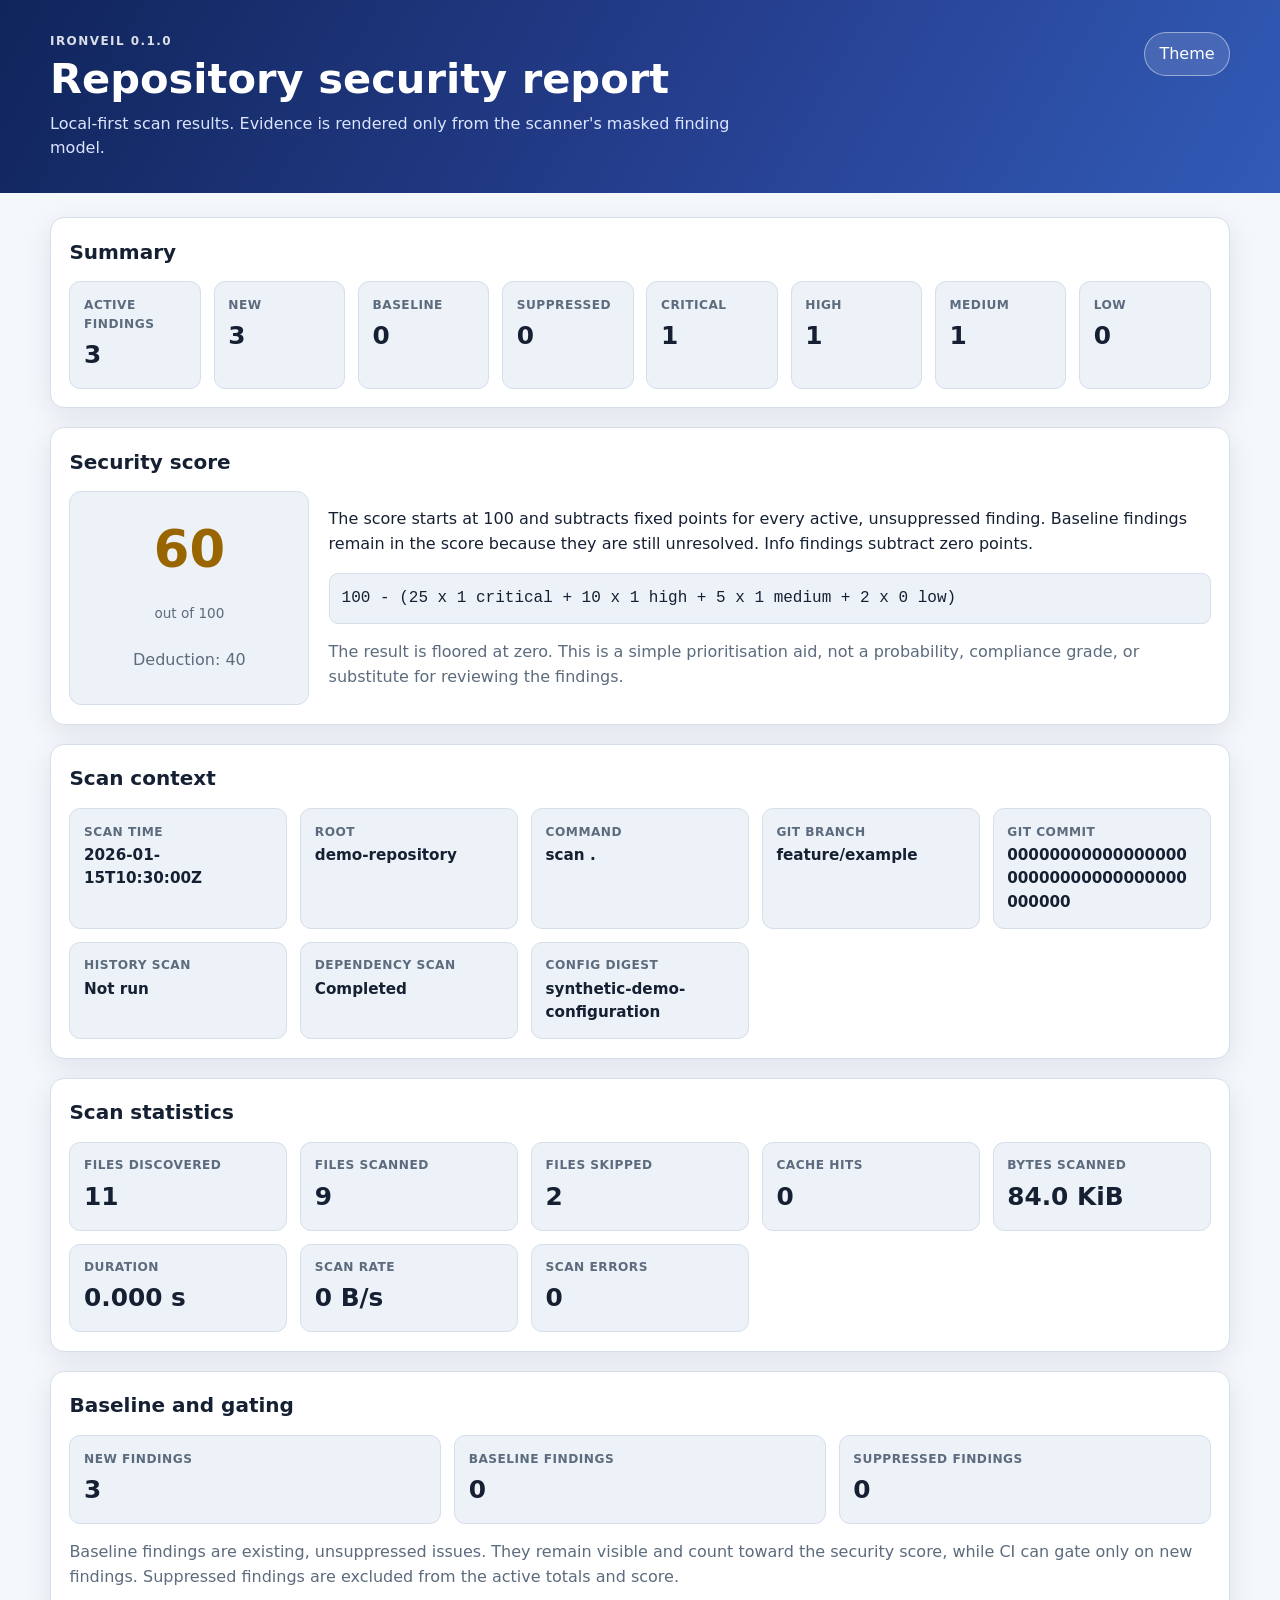
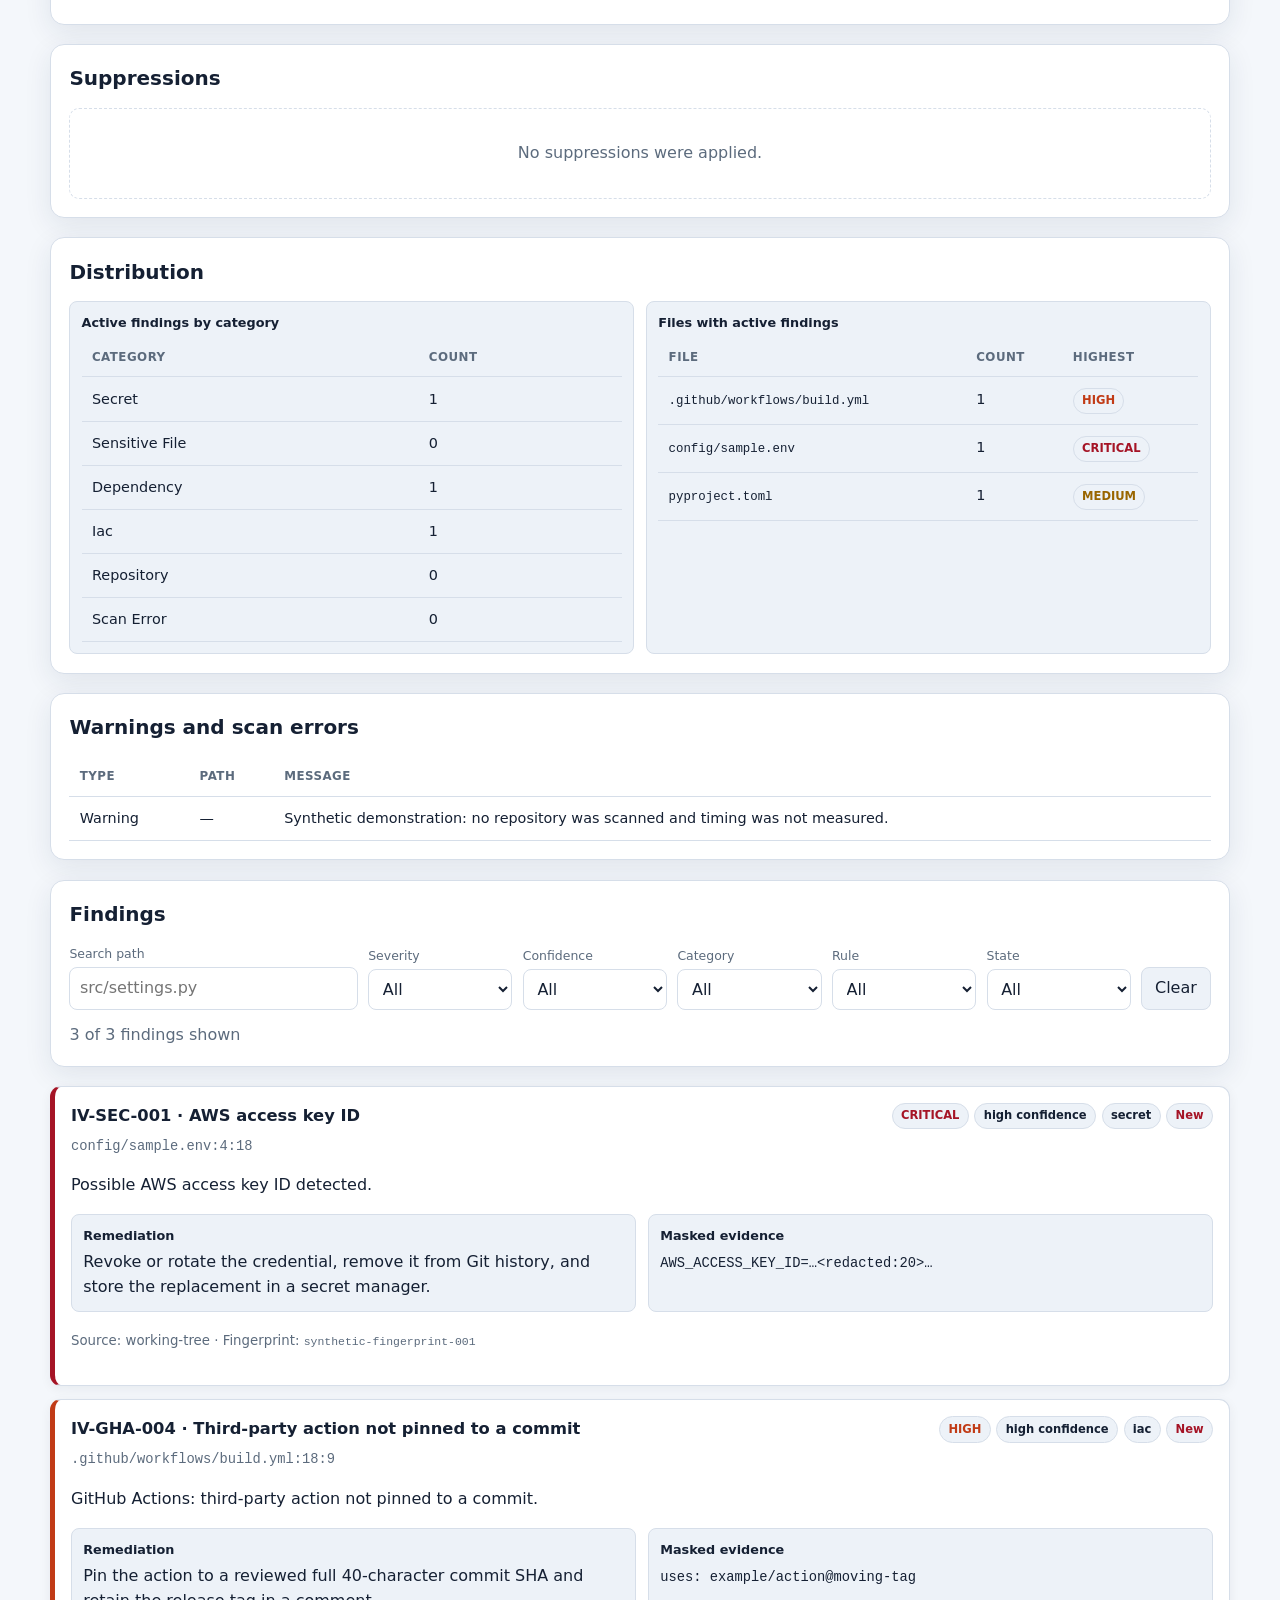
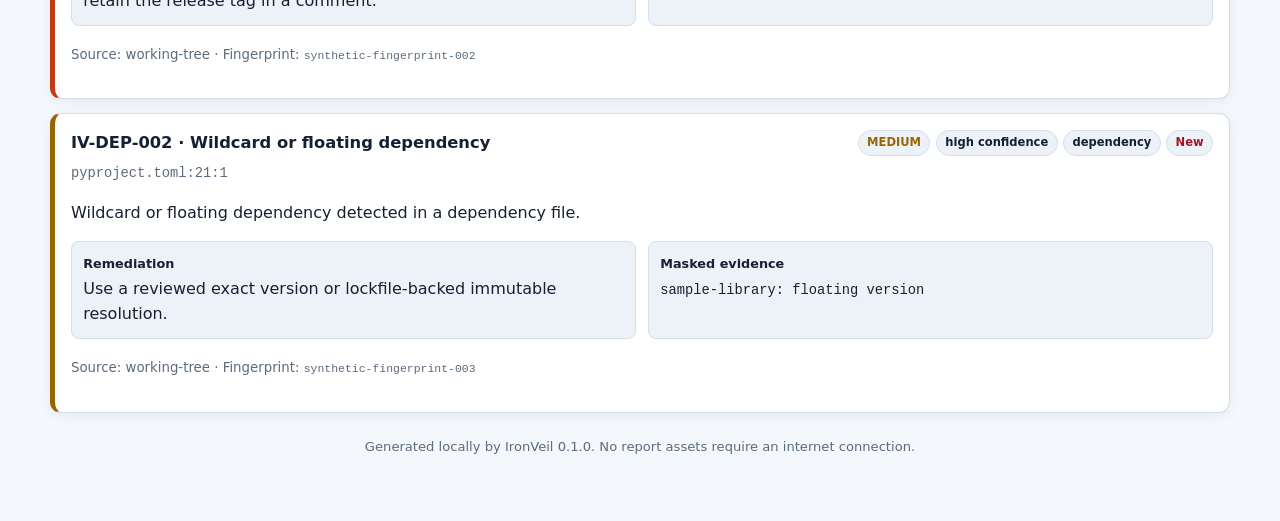
<file: site/demo-report.html>
<!doctype html>
<html lang="en">
<head>
  <meta charset="utf-8">
  <meta name="viewport" content="width=device-width, initial-scale=1">
  <meta name="referrer" content="no-referrer">
  <meta http-equiv="Content-Security-Policy" content="default-src &#x27;none&#x27;; style-src &#x27;sha256-xC9HS6T4ErDr/GdEgqy/633be3qdCgFs9BmWxS2lrQ4=&#x27;; script-src &#x27;sha256-LJJoMcxQjuvnI9hzsc1VjsIWkE02HrBqxmC2b3k/OQI=&#x27;; img-src data:; font-src &#x27;none&#x27;; connect-src &#x27;none&#x27;; object-src &#x27;none&#x27;; base-uri &#x27;none&#x27;; form-action &#x27;none&#x27;; frame-ancestors &#x27;none&#x27;">
  <title>IronVeil security report</title>
  <style>
:root {
  color-scheme: light dark;
  --bg: #f4f7fb;
  --surface: #ffffff;
  --surface-soft: #edf2f8;
  --text: #152033;
  --muted: #5c6b7d;
  --border: #d6dee9;
  --accent: #2854c5;
  --accent-strong: #173b99;
  --critical: #a51426;
  --high: #c13b16;
  --medium: #996500;
  --low: #126b7a;
  --info: #526173;
  --good: #147a4b;
  --warning-bg: #fff4cf;
  --danger-bg: #ffe8eb;
  --shadow: 0 8px 28px rgba(25, 44, 79, 0.09);
  --radius: 14px;
  font-family: Inter, ui-sans-serif, system-ui, -apple-system, BlinkMacSystemFont,
    "Segoe UI", sans-serif;
}

@media (prefers-color-scheme: dark) {
  :root {
    --bg: #0b1120;
    --surface: #121b2d;
    --surface-soft: #19243a;
    --text: #e8edf6;
    --muted: #a9b5c7;
    --border: #2a3852;
    --accent: #8aa9ff;
    --accent-strong: #b7c9ff;
    --critical: #ff7686;
    --high: #ff946f;
    --medium: #f1c766;
    --low: #6ed0df;
    --info: #b6c0cf;
    --good: #69d6a4;
    --warning-bg: #3c3218;
    --danger-bg: #3b1d25;
    --shadow: 0 8px 30px rgba(0, 0, 0, 0.27);
  }
}

:root[data-theme="light"] {
  color-scheme: light;
  --bg: #f4f7fb;
  --surface: #ffffff;
  --surface-soft: #edf2f8;
  --text: #152033;
  --muted: #5c6b7d;
  --border: #d6dee9;
  --accent: #2854c5;
  --accent-strong: #173b99;
  --critical: #a51426;
  --high: #c13b16;
  --medium: #996500;
  --low: #126b7a;
  --info: #526173;
  --good: #147a4b;
  --warning-bg: #fff4cf;
  --danger-bg: #ffe8eb;
  --shadow: 0 8px 28px rgba(25, 44, 79, 0.09);
}

:root[data-theme="dark"] {
  color-scheme: dark;
  --bg: #0b1120;
  --surface: #121b2d;
  --surface-soft: #19243a;
  --text: #e8edf6;
  --muted: #a9b5c7;
  --border: #2a3852;
  --accent: #8aa9ff;
  --accent-strong: #b7c9ff;
  --critical: #ff7686;
  --high: #ff946f;
  --medium: #f1c766;
  --low: #6ed0df;
  --info: #b6c0cf;
  --good: #69d6a4;
  --warning-bg: #3c3218;
  --danger-bg: #3b1d25;
  --shadow: 0 8px 30px rgba(0, 0, 0, 0.27);
}

* { box-sizing: border-box; }
html { scroll-behavior: smooth; }
body {
  margin: 0;
  background: var(--bg);
  color: var(--text);
  line-height: 1.55;
}
a { color: var(--accent); }
a:hover { color: var(--accent-strong); }
button, input, select { font: inherit; }
button:focus-visible, input:focus-visible, select:focus-visible, a:focus-visible {
  outline: 3px solid color-mix(in srgb, var(--accent) 55%, transparent);
  outline-offset: 2px;
}
[hidden] { display: none !important; }
.skip-link {
  position: absolute;
  left: 1rem;
  top: -5rem;
  background: var(--surface);
  color: var(--text);
  padding: .7rem 1rem;
  z-index: 20;
  border-radius: .5rem;
}
.skip-link:focus { top: 1rem; }
.topbar {
  background: linear-gradient(120deg, #10255b, #263f8f 55%, #315bb7);
  color: #fff;
  padding: 2rem max(1rem, calc((100vw - 1180px) / 2));
}
.topbar-inner {
  display: flex;
  align-items: flex-start;
  justify-content: space-between;
  gap: 1.5rem;
}
.eyebrow {
  margin: 0 0 .35rem;
  text-transform: uppercase;
  letter-spacing: .12em;
  font-size: .75rem;
  font-weight: 800;
  opacity: .85;
}
h1 { margin: 0; font-size: clamp(1.7rem, 5vw, 2.6rem); line-height: 1.12; }
.subtitle { margin: .55rem 0 0; color: #dce5ff; max-width: 70ch; }
.theme-button {
  border: 1px solid rgba(255, 255, 255, .45);
  background: rgba(255, 255, 255, .12);
  color: #fff;
  border-radius: 999px;
  padding: .55rem .9rem;
  cursor: pointer;
  white-space: nowrap;
}
.container { width: min(1180px, calc(100% - 2rem)); margin: 1.5rem auto 4rem; }
.panel {
  background: var(--surface);
  border: 1px solid var(--border);
  border-radius: var(--radius);
  box-shadow: var(--shadow);
  padding: 1.15rem;
  margin: 0 0 1.2rem;
}
.panel h2 { margin: 0 0 .85rem; font-size: 1.25rem; }
.panel h3 { margin: 1.15rem 0 .55rem; font-size: 1rem; }
.muted { color: var(--muted); }
.meta-grid, .stats-grid, .summary-grid {
  display: grid;
  gap: .8rem;
}
.summary-grid { grid-template-columns: repeat(auto-fit, minmax(128px, 1fr)); }
.meta-grid, .stats-grid { grid-template-columns: repeat(auto-fit, minmax(205px, 1fr)); }
.metric {
  background: var(--surface-soft);
  border: 1px solid var(--border);
  border-radius: 11px;
  padding: .85rem;
  min-width: 0;
}
.metric-label {
  display: block;
  color: var(--muted);
  font-size: .76rem;
  font-weight: 750;
  letter-spacing: .04em;
  text-transform: uppercase;
}
.metric-value { display: block; font-size: 1.55rem; font-weight: 800; margin-top: .15rem; }
.metric-value.small { font-size: .95rem; overflow-wrap: anywhere; }
.score-layout {
  display: grid;
  grid-template-columns: minmax(180px, 240px) 1fr;
  gap: 1.2rem;
  align-items: stretch;
}
.score-card {
  display: grid;
  place-items: center;
  text-align: center;
  background: var(--surface-soft);
  border: 1px solid var(--border);
  border-radius: 12px;
  padding: 1.2rem;
}
.score-number { font-size: 3.2rem; font-weight: 850; line-height: 1; }
.score-out-of { color: var(--muted); font-size: .85rem; margin-top: .25rem; }
.score-good { color: var(--good); }
.score-caution { color: var(--medium); }
.score-danger { color: var(--critical); }
.formula {
  background: var(--surface-soft);
  border-radius: 9px;
  border: 1px solid var(--border);
  padding: .75rem;
  overflow-wrap: anywhere;
  font-family: ui-monospace, SFMono-Regular, Menlo, Consolas, monospace;
}
.controls {
  display: grid;
  grid-template-columns: minmax(230px, 2fr) repeat(5, minmax(120px, 1fr)) auto;
  gap: .65rem;
  align-items: end;
}
.control label { display: block; color: var(--muted); font-size: .78rem; margin-bottom: .25rem; }
.control input, .control select {
  width: 100%;
  min-height: 2.55rem;
  border: 1px solid var(--border);
  border-radius: 8px;
  background: var(--surface);
  color: var(--text);
  padding: .5rem .6rem;
}
.clear-button {
  min-height: 2.55rem;
  border: 1px solid var(--border);
  border-radius: 8px;
  background: var(--surface-soft);
  color: var(--text);
  padding: .5rem .8rem;
  cursor: pointer;
}
.result-count { color: var(--muted); margin: .8rem 0 0; }
.finding-list { display: grid; gap: .85rem; }
.finding {
  background: var(--surface);
  border: 1px solid var(--border);
  border-left: 5px solid var(--info);
  border-radius: 11px;
  padding: 1rem;
  box-shadow: 0 3px 12px rgba(12, 30, 58, .06);
}
.finding.severity-critical { border-left-color: var(--critical); }
.finding.severity-high { border-left-color: var(--high); }
.finding.severity-medium { border-left-color: var(--medium); }
.finding.severity-low { border-left-color: var(--low); }
.finding.severity-info { border-left-color: var(--info); }
.finding-header { display: flex; justify-content: space-between; gap: .8rem; align-items: flex-start; }
.finding h3 { margin: 0; font-size: 1.02rem; overflow-wrap: anywhere; }
.location { margin: .28rem 0 0; color: var(--muted); overflow-wrap: anywhere; }
.badges { display: flex; flex-wrap: wrap; justify-content: flex-end; gap: .35rem; }
.badge {
  display: inline-flex;
  align-items: center;
  border: 1px solid var(--border);
  border-radius: 999px;
  background: var(--surface-soft);
  color: var(--text);
  padding: .2rem .52rem;
  font-size: .72rem;
  font-weight: 750;
  white-space: nowrap;
}
.badge.critical { color: var(--critical); }
.badge.high { color: var(--high); }
.badge.medium { color: var(--medium); }
.badge.low { color: var(--low); }
.badge.info { color: var(--info); }
.badge.new { color: var(--critical); }
.badge.baseline { color: var(--medium); }
.badge.suppressed { color: var(--good); }
.badge.expired { color: var(--critical); background: var(--danger-bg); }
.details-grid {
  display: grid;
  grid-template-columns: repeat(auto-fit, minmax(260px, 1fr));
  gap: .75rem;
  margin-top: .85rem;
}
.detail {
  background: var(--surface-soft);
  border-radius: 8px;
  border: 1px solid var(--border);
  padding: .7rem;
  min-width: 0;
}
.detail-title { display: block; font-weight: 760; font-size: .8rem; margin-bottom: .25rem; }
.detail p { margin: 0; overflow-wrap: anywhere; white-space: pre-wrap; }
code {
  font-family: ui-monospace, SFMono-Regular, Menlo, Consolas, monospace;
  font-size: .86em;
  overflow-wrap: anywhere;
}
.reference-list { margin: .35rem 0 0; padding-left: 1.2rem; }
.reference-list li { overflow-wrap: anywhere; }
.table-wrap { overflow-x: auto; }
table { width: 100%; border-collapse: collapse; font-size: .9rem; }
th, td { text-align: left; padding: .65rem; border-bottom: 1px solid var(--border); vertical-align: top; }
th { color: var(--muted); font-size: .74rem; text-transform: uppercase; letter-spacing: .04em; }
td { overflow-wrap: anywhere; }
.notice {
  border: 1px solid var(--border);
  border-radius: 9px;
  background: var(--warning-bg);
  padding: .75rem;
  margin-top: .7rem;
}
.empty {
  text-align: center;
  border: 1px dashed var(--border);
  border-radius: 10px;
  padding: 2rem 1rem;
  color: var(--muted);
}
.footer { color: var(--muted); text-align: center; font-size: .82rem; margin-top: 1.5rem; }

@media (max-width: 1050px) {
  .controls { grid-template-columns: repeat(3, 1fr); }
  .control.search { grid-column: 1 / -1; }
}
@media (max-width: 700px) {
  .topbar { padding: 1.4rem 1rem; }
  .topbar-inner, .finding-header { flex-direction: column; }
  .badges { justify-content: flex-start; }
  .container { width: min(100% - 1rem, 1180px); margin-top: .5rem; }
  .panel { padding: .85rem; border-radius: 10px; }
  .score-layout { grid-template-columns: 1fr; }
  .controls { grid-template-columns: 1fr 1fr; }
  .control.search { grid-column: 1 / -1; }
  .clear-button { width: 100%; }
}
@media (max-width: 430px) {
  .controls { grid-template-columns: 1fr; }
  .control.search { grid-column: auto; }
  .summary-grid { grid-template-columns: 1fr 1fr; }
}
@media print {
  .theme-button, .controls, .result-count, .skip-link { display: none; }
  body { background: #fff; color: #111; }
  .panel, .finding { box-shadow: none; break-inside: avoid; }
}
</style>
</head>
<body>
<a class="skip-link" href="#main-content">Skip to report</a>
<header class="topbar">
  <div class="topbar-inner">
    <div>
      <p class="eyebrow">IronVeil 0.1.0</p>
      <h1>Repository security report</h1>
      <p class="subtitle">Local-first scan results. Evidence is rendered only from the
      scanner's masked finding model.</p>
    </div>
    <button class="theme-button" id="theme-toggle" type="button"
            aria-label="Toggle light and dark theme">Theme</button>
  </div>
</header>
<main class="container" id="main-content">
<section class="panel" aria-labelledby="summary-title"><h2 id="summary-title">Summary</h2><div class="summary-grid"><div class="metric"><span class="metric-label">Active findings</span><span class="metric-value">3</span></div><div class="metric"><span class="metric-label">New</span><span class="metric-value">3</span></div><div class="metric"><span class="metric-label">Baseline</span><span class="metric-value">0</span></div><div class="metric"><span class="metric-label">Suppressed</span><span class="metric-value">0</span></div><div class="metric"><span class="metric-label">Critical</span><span class="metric-value">1</span></div><div class="metric"><span class="metric-label">High</span><span class="metric-value">1</span></div><div class="metric"><span class="metric-label">Medium</span><span class="metric-value">1</span></div><div class="metric"><span class="metric-label">Low</span><span class="metric-value">0</span></div></div></section><section class="panel" aria-labelledby="score-title"><h2 id="score-title">Security score</h2><div class="score-layout"><div class="score-card"><div class="score-number score-caution">60</div><div class="score-out-of">out of 100</div><div class="muted">Deduction: 40</div></div><div><p>The score starts at 100 and subtracts fixed points for every active, unsuppressed finding. Baseline findings remain in the score because they are still unresolved. Info findings subtract zero points.</p><div class="formula">100 - (25 x 1 critical + 10 x 1 high + 5 x 1 medium + 2 x 0 low)</div><p class="muted">The result is floored at zero. This is a simple prioritisation aid, not a probability, compliance grade, or substitute for reviewing the findings.</p></div></div></section><section class="panel" aria-labelledby="metadata-title"><h2 id="metadata-title">Scan context</h2><div class="meta-grid"><div class="metric"><span class="metric-label">Scan time</span><span class="metric-value small">2026-01-15T10:30:00Z</span></div><div class="metric"><span class="metric-label">Root</span><span class="metric-value small">demo-repository</span></div><div class="metric"><span class="metric-label">Command</span><span class="metric-value small">scan .</span></div><div class="metric"><span class="metric-label">Git branch</span><span class="metric-value small">feature/example</span></div><div class="metric"><span class="metric-label">Git commit</span><span class="metric-value small">0000000000000000000000000000000000000000</span></div><div class="metric"><span class="metric-label">History scan</span><span class="metric-value small">Not run</span></div><div class="metric"><span class="metric-label">Dependency scan</span><span class="metric-value small">Completed</span></div><div class="metric"><span class="metric-label">Config digest</span><span class="metric-value small">synthetic-demo-configuration</span></div></div></section><section class="panel" aria-labelledby="statistics-title"><h2 id="statistics-title">Scan statistics</h2><div class="stats-grid"><div class="metric"><span class="metric-label">Files discovered</span><span class="metric-value">11</span></div><div class="metric"><span class="metric-label">Files scanned</span><span class="metric-value">9</span></div><div class="metric"><span class="metric-label">Files skipped</span><span class="metric-value">2</span></div><div class="metric"><span class="metric-label">Cache hits</span><span class="metric-value">0</span></div><div class="metric"><span class="metric-label">Bytes scanned</span><span class="metric-value">84.0 KiB</span></div><div class="metric"><span class="metric-label">Duration</span><span class="metric-value">0.000 s</span></div><div class="metric"><span class="metric-label">Scan rate</span><span class="metric-value">0 B/s</span></div><div class="metric"><span class="metric-label">Scan errors</span><span class="metric-value">0</span></div></div></section><section class="panel" aria-labelledby="baseline-title"><h2 id="baseline-title">Baseline and gating</h2><div class="summary-grid"><div class="metric"><span class="metric-label">New findings</span><span class="metric-value">3</span></div><div class="metric"><span class="metric-label">Baseline findings</span><span class="metric-value">0</span></div><div class="metric"><span class="metric-label">Suppressed findings</span><span class="metric-value">0</span></div></div><p class="muted">Baseline findings are existing, unsuppressed issues. They remain visible and count toward the security score, while CI can gate only on new findings. Suppressed findings are excluded from the active totals and score.</p></section><section class="panel" aria-labelledby="suppressions-title"><h2 id="suppressions-title">Suppressions</h2><div class="empty">No suppressions were applied.</div></section>
<section class="panel" aria-labelledby="distribution-title">
  <h2 id="distribution-title">Distribution</h2>
  <div class="details-grid">
    <div class="detail">
      <span class="detail-title">Active findings by category</span>
      <div class="table-wrap"><table><thead><tr><th>Category</th><th>Count</th></tr>
      </thead><tbody><tr><td>Secret</td><td>1</td></tr><tr><td>Sensitive File</td><td>0</td></tr><tr><td>Dependency</td><td>1</td></tr><tr><td>Iac</td><td>1</td></tr><tr><td>Repository</td><td>0</td></tr><tr><td>Scan Error</td><td>0</td></tr></tbody></table></div>
    </div>
    <div class="detail">
      <span class="detail-title">Files with active findings</span>
      <div class="table-wrap"><table><thead><tr><th>File</th><th>Count</th><th>Highest</th></tr>
      </thead><tbody><tr><td><code>.github/workflows/build.yml</code></td><td>1</td><td><span class="badge high">HIGH</span></td></tr><tr><td><code>config/sample.env</code></td><td>1</td><td><span class="badge critical">CRITICAL</span></td></tr><tr><td><code>pyproject.toml</code></td><td>1</td><td><span class="badge medium">MEDIUM</span></td></tr></tbody></table></div>
    </div>
  </div>
</section>
<section class="panel" aria-labelledby="diagnostics-title"><h2 id="diagnostics-title">Warnings and scan errors</h2><div class="table-wrap"><table><thead><tr><th>Type</th><th>Path</th><th>Message</th></tr></thead><tbody><tr><td>Warning</td><td>—</td><td>Synthetic demonstration: no repository was scanned and timing was not measured.</td></tr></tbody></table></div></section>
<section class="panel" aria-labelledby="filters-title">
  <h2 id="filters-title">Findings</h2>
  <div class="controls">
    <div class="control search">
      <label for="path-search">Search path</label>
      <input id="path-search" data-filter type="search" placeholder="src/settings.py"
             autocomplete="off" spellcheck="false">
    </div>
    <div class="control">
      <label for="severity-filter">Severity</label>
      <select id="severity-filter" data-filter><option value="">All</option><option value="critical">Critical</option><option value="high">High</option><option value="medium">Medium</option><option value="low">Low</option><option value="info">Info</option></select>
    </div>
    <div class="control">
      <label for="confidence-filter">Confidence</label>
      <select id="confidence-filter" data-filter><option value="">All</option><option value="high">High</option><option value="medium">Medium</option><option value="low">Low</option></select>
    </div>
    <div class="control">
      <label for="category-filter">Category</label>
      <select id="category-filter" data-filter><option value="">All</option><option value="secret">Secret</option><option value="sensitive-file">Sensitive File</option><option value="dependency">Dependency</option><option value="iac">Iac</option><option value="repository">Repository</option><option value="scan-error">Scan Error</option></select>
    </div>
    <div class="control">
      <label for="rule-filter">Rule</label>
      <select id="rule-filter" data-filter><option value="">All</option><option value="iv-dep-002">IV-DEP-002</option><option value="iv-gha-004">IV-GHA-004</option><option value="iv-sec-001">IV-SEC-001</option></select>
    </div>
    <div class="control">
      <label for="state-filter">State</label>
      <select id="state-filter" data-filter><option value="">All</option><option value="new">New</option><option value="baseline">Baseline</option><option value="suppressed">Suppressed</option></select>
    </div>
    <button class="clear-button" id="clear-filters" type="button">Clear</button>
  </div>
  <p class="result-count" id="result-count" aria-live="polite"></p>
</section>
<div class="finding-list"><article class="finding severity-critical" data-finding data-path="config/sample.env" data-severity="critical" data-confidence="high" data-category="secret" data-rule="iv-sec-001" data-state="new"><div class="finding-header"><div><h3>IV-SEC-001 · AWS access key ID</h3><p class="location"><code>config/sample.env:4:18</code></p></div><div class="badges"><span class="badge critical">CRITICAL</span><span class="badge">high confidence</span><span class="badge">secret</span><span class="badge new">New</span></div></div><p>Possible AWS access key ID detected.</p><div class="details-grid"><div class="detail"><span class="detail-title">Remediation</span><p>Revoke or rotate the credential, remove it from Git history, and store the replacement in a secret manager.</p></div><div class="detail"><span class="detail-title">Masked evidence</span><p><code>AWS_ACCESS_KEY_ID=…&lt;redacted:20&gt;…</code></p></div></div><p class="muted"><small>Source: working-tree · Fingerprint: <code>synthetic-fingerprint-001</code></small></p></article><article class="finding severity-high" data-finding data-path=".github/workflows/build.yml" data-severity="high" data-confidence="high" data-category="iac" data-rule="iv-gha-004" data-state="new"><div class="finding-header"><div><h3>IV-GHA-004 · Third-party action not pinned to a commit</h3><p class="location"><code>.github/workflows/build.yml:18:9</code></p></div><div class="badges"><span class="badge high">HIGH</span><span class="badge">high confidence</span><span class="badge">iac</span><span class="badge new">New</span></div></div><p>GitHub Actions: third-party action not pinned to a commit.</p><div class="details-grid"><div class="detail"><span class="detail-title">Remediation</span><p>Pin the action to a reviewed full 40-character commit SHA and retain the release tag in a comment.</p></div><div class="detail"><span class="detail-title">Masked evidence</span><p><code>uses: example/action@moving-tag</code></p></div></div><p class="muted"><small>Source: working-tree · Fingerprint: <code>synthetic-fingerprint-002</code></small></p></article><article class="finding severity-medium" data-finding data-path="pyproject.toml" data-severity="medium" data-confidence="high" data-category="dependency" data-rule="iv-dep-002" data-state="new"><div class="finding-header"><div><h3>IV-DEP-002 · Wildcard or floating dependency</h3><p class="location"><code>pyproject.toml:21:1</code></p></div><div class="badges"><span class="badge medium">MEDIUM</span><span class="badge">high confidence</span><span class="badge">dependency</span><span class="badge new">New</span></div></div><p>Wildcard or floating dependency detected in a dependency file.</p><div class="details-grid"><div class="detail"><span class="detail-title">Remediation</span><p>Use a reviewed exact version or lockfile-backed immutable resolution.</p></div><div class="detail"><span class="detail-title">Masked evidence</span><p><code>sample-library: floating version</code></p></div></div><p class="muted"><small>Source: working-tree · Fingerprint: <code>synthetic-fingerprint-003</code></small></p></article></div>
  <p class="footer">Generated locally by IronVeil 0.1.0.
  No report assets require an internet connection.</p>
</main>
<script>
(() => {
  "use strict";

  const cards = Array.from(document.querySelectorAll("[data-finding]"));
  const controls = Array.from(document.querySelectorAll("[data-filter]"));
  const resultCount = document.getElementById("result-count");
  const clearButton = document.getElementById("clear-filters");

  function filterValue(name) {
    const element = document.getElementById(name);
    return element ? element.value.trim().toLocaleLowerCase() : "";
  }

  function applyFilters() {
    const query = filterValue("path-search");
    const severity = filterValue("severity-filter");
    const confidence = filterValue("confidence-filter");
    const category = filterValue("category-filter");
    const rule = filterValue("rule-filter");
    const state = filterValue("state-filter");
    let visible = 0;

    cards.forEach((card) => {
      const matches =
        (!query || (card.dataset.path || "").includes(query)) &&
        (!severity || card.dataset.severity === severity) &&
        (!confidence || card.dataset.confidence === confidence) &&
        (!category || card.dataset.category === category) &&
        (!rule || card.dataset.rule === rule) &&
        (!state || card.dataset.state === state);
      card.hidden = !matches;
      if (matches) visible += 1;
    });

    if (resultCount) {
      resultCount.textContent = `${visible} of ${cards.length} findings shown`;
    }
  }

  controls.forEach((control) => {
    control.addEventListener("input", applyFilters);
    control.addEventListener("change", applyFilters);
  });

  if (clearButton) {
    clearButton.addEventListener("click", () => {
      controls.forEach((control) => { control.value = ""; });
      applyFilters();
      const search = document.getElementById("path-search");
      if (search) search.focus();
    });
  }

  const root = document.documentElement;
  const themeButton = document.getElementById("theme-toggle");
  let savedTheme = "";
  try {
    savedTheme = window.localStorage.getItem("ironveil-theme") || "";
  } catch (_error) {
    savedTheme = "";
  }
  if (savedTheme === "light" || savedTheme === "dark") {
    root.dataset.theme = savedTheme;
  }
  if (themeButton) {
    themeButton.addEventListener("click", () => {
      const current = root.dataset.theme ||
        (window.matchMedia("(prefers-color-scheme: dark)").matches ? "dark" : "light");
      const next = current === "dark" ? "light" : "dark";
      root.dataset.theme = next;
      themeButton.setAttribute("aria-label", `Use ${current} theme`);
      try {
        window.localStorage.setItem("ironveil-theme", next);
      } catch (_error) {
        // Theme persistence is optional; the report remains fully functional.
      }
    });
  }

  applyFilters();
})();
</script>
</body>
</html>
</file>
